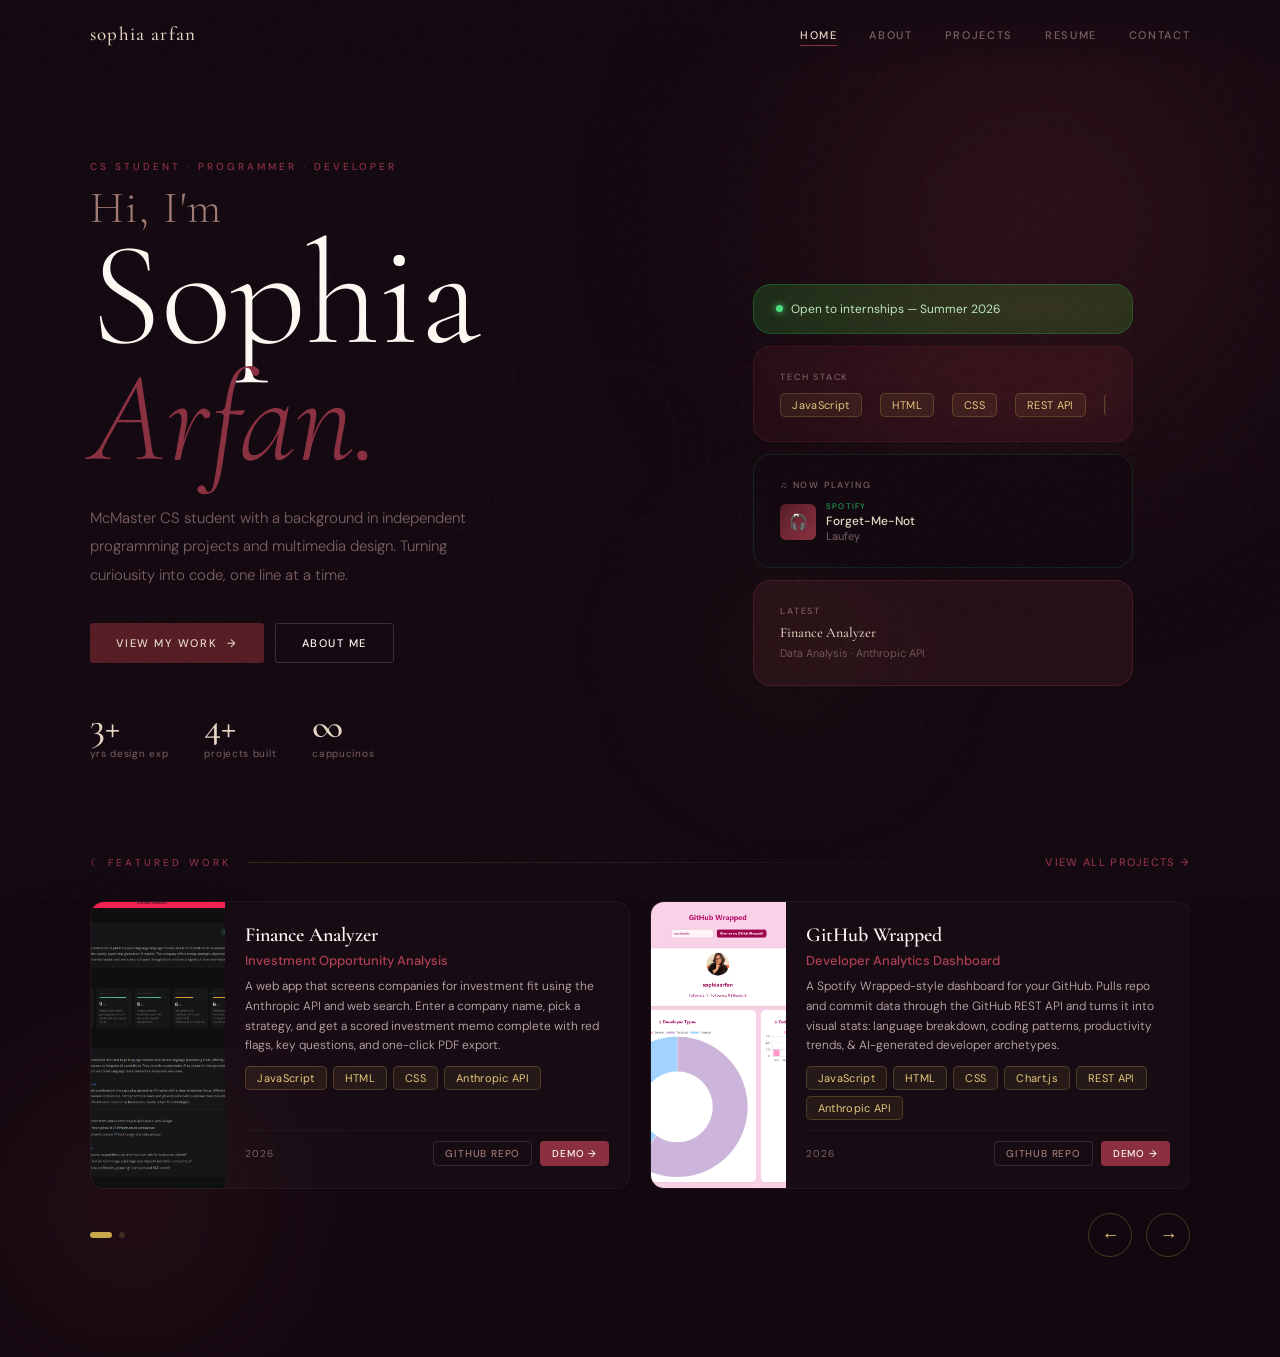
<file: index.html>
<!DOCTYPE html>
<html>

<head>
  <meta charset="UTF-8">
  <meta name="viewport" content="width=device-width, initial-scale=1.0">
  <title>Sophia Arfan</title>
  <link
    href="https://fonts.googleapis.com/css2?family=Cormorant+Garamond:ital,wght@0,300;0,500;0,700;1,300;1,500;1,700&family=DM+Sans:opsz,wght@9..40,300;9..40,400;9..40,500&display=swap"
    rel="stylesheet">
  <link rel="stylesheet" href="css/style.css">
</head>

<body>
  <div id="cur"></div>
  <div id="cur-ring"></div>

  <nav>
    <a class="nav-logo" href="index.html">sophia arfan</a>
    <ul class="nav-links">
      <li><a href="index.html" class="active">Home</a></li>
      <li><a href="about.html">About</a></li>
      <li><a href="projects.html">Projects</a></li>
      <li><a href="resume.html">Resume</a></li>
      <li><a href="contact.html">Contact</a></li>
    </ul>
  </nav>

  <div class="page-wrap">

    <div style="position:fixed;inset:0;overflow:hidden;pointer-events:none;z-index:0;">
      <div class="blob b1"></div>
      <div class="blob b2"></div>
      <div class="blob b3"></div>
    </div>

    <div class="hero">
      <div class="wm">SOPHIA</div>
      <div class="hero-left">
        <span class="hero-eyebrow">CS Student · Programmer · Developer</span>
        <h1 class="hero-title">
          <span class="t1">Hi, I'm</span>
          <span class="t2">Sophia</span>
          <span class="t3">Arfan.</span>
        </h1>
        <p class="hero-desc">McMaster CS student with a background in independent programming projects and multimedia
          design. Turning curiousity into code, one line at a time.</p>
        <div class="hero-btns">
          <a href="projects.html" class="btn btn-red">View My Work <span class="arr">→</span></a>
          <a href="about.html" class="btn btn-ghost">About Me</a>
        </div>
        <div class="hero-stats">
          <div>
            <div class="sn">3+</div>
            <div class="sl">yrs design exp</div>
          </div>
          <div>
            <div class="sn">4+</div>
            <div class="sl">projects built</div>
          </div>
          <div>
            <div class="sn">∞</div>
            <div class="sl">cappucinos</div>
          </div>
        </div>
      </div>
      <div class="hero-right">
        <div class="cs">
          <div class="hc hc-status">
            <div class="status-row">
              <div class="dot-g"></div>
              <span class="status-txt">Open to internships — Summer 2026</span>
            </div>
          </div>
          <div class="hc hc1">
            <div class="hc-label">Tech Stack</div>
            <div class="ticker-wrap">
              <div class="ticker-track">
                <span class="ticker-item">JavaScript</span>
                <span class="ticker-item">HTML</span>
                <span class="ticker-item">CSS</span>
                <span class="ticker-item">REST API</span>
                <span class="ticker-item">Chart.js</span>
                <span class="ticker-item">Anthropic API</span>
                <span class="ticker-item">Vercel</span>
                <span class="ticker-item">C#</span>
                <span class="ticker-item">C</span>
                <span class="ticker-item">Python</span>
                <span class="ticker-item">JavaScript</span>
                <span class="ticker-item">HTML</span>
                <span class="ticker-item">CSS</span>
                <span class="ticker-item">REST API</span>
                <span class="ticker-item">Chart.js</span>
                <span class="ticker-item">Anthropic API</span>
                <span class="ticker-item">Vercel</span>
                <span class="ticker-item">C#</span>
                <span class="ticker-item">C</span>
                <span class="ticker-item">Python</span>
              </div>
            </div>
          </div>
          <div class="hc hc2">
            <div class="hc-label" style="margin-bottom:10px">♫ now playing</div>
            <div class="sp-mini">
              <div class="sp-alb">🎧ྀི</div>
              <div>
                <div class="sp-now">Spotify</div>
                <div class="sp-track">Forget-Me-Not</div>
                <div class="sp-artist">Laufey</div>
              </div>
            </div>
          </div>
          <div class="hc hc3">
            <div class="hc-label">Latest</div>
            <div class="hc-title" style="font-size:14px">Finance Analyzer</div>
            <div class="hc-sub" style="font-size:11px">Data Analysis · Anthropic API</div>
          </div>
        </div>
      </div>
    </div>

    <div class="featured-section">
      <div class="featured-header rev">
        <span class="kicker">☾ Featured work</span>
        <div class="feat-divider"></div>
        <a href="projects.html" class="feat-viewall">View all projects →</a>
      </div>
      <div class="car-outer">
        <div class="car-track" id="carTrack">

          <!-- Finance Analyzer -->
          <div class="pc">
            <img src="images/financeAnalyzerSnapshot.png" alt="Finance Analyzer" class="pc-img-photo">
            <div class="pc-body">
              <div>
                <h3 class="pc-title">Finance Analyzer</h3>
                <h2 class="pc-subtitle">Investment Opportunity Analysis</h2>
                <p class="pc-desc">A web app that screens companies for investment fit using the Anthropic API and web
                  search. Enter a company name, pick a strategy, and get a scored investment memo complete with red
                  flags, key questions, and one-click PDF export.</p>
                <div class="tags">
                  <span class="tag">JavaScript</span>
                  <span class="tag">HTML</span>
                  <span class="tag">CSS</span>
                  <span class="tag">Anthropic API</span>
                </div>
              </div>
              <div class="pc-footer">
                <span class="pc-year">2026</span>
                <div class="pc-btns">
                  <a href="https://github.com/sophiaarfan/finance-analyzer" target="_blank" class="pc-btn-gh">GitHub
                    Repo</a>
                  <a href="https://finance-analyzer-two.vercel.app/" target="_blank" class="pc-btn-demo">Demo →</a>
                </div>
              </div>
            </div>
          </div>

          <!-- GitHub Wrapped -->
          <div class="pc">
            <img src="images/gitWrappedSnapshot.png" alt="GitHub Wrapped" class="pc-img-photo">
            <div class="pc-body">
              <div>
                <h3 class="pc-title">GitHub Wrapped</h3>
                <h2 class="pc-subtitle">Developer Analytics Dashboard</h2>
                <p class="pc-desc">A Spotify Wrapped-style dashboard for your GitHub. Pulls repo and commit data through
                  the GitHub REST API and turns it into visual stats: language breakdown, coding patterns, productivity
                  trends, & AI-generated developer archetypes.</p>
                <div class="tags">
                  <span class="tag">JavaScript</span>
                  <span class="tag">HTML</span>
                  <span class="tag">CSS</span>
                  <span class="tag">Chart.js</span>
                  <span class="tag">REST API</span>
                  <span class="tag">Anthropic API</span>
                </div>
              </div>
              <div class="pc-footer">
                <span class="pc-year">2026</span>
                <div class="pc-btns">
                  <a href="https://github.com/sophiaarfan/Git-Wrapped---Developer-Analytics-Dashboard.git"
                    target="_blank" class="pc-btn-gh">GitHub Repo</a>
                  <a href="https://git-wrapped-one.vercel.app/" target="_blank" class="pc-btn-demo">Demo →</a>
                </div>
              </div>
            </div>
          </div>

          <!-- Memory Match -->
          <div class="pc">
            <img src="images/memoryMatchSnapshot.png" alt="Memory Match" class="pc-img-photo">
            <div class="pc-body">
              <div>
                <h3 class="pc-title">Memory Match</h3>
                <h2 class="pc-subtitle">Card Game</h2>
                <p class="pc-desc">A browser-based memory card game with three difficulty levels, a live timer, a
                  penalty system for wrong flips, and personal best tracking. Built entirely with vanilla HTML, CSS, and
                  JavaScript.</p>
                <div class="tags">
                  <span class="tag">JavaScript</span>
                  <span class="tag">HTML</span>
                  <span class="tag">CSS</span>
                </div>
              </div>
              <div class="pc-footer">
                <span class="pc-year">2026</span>
                <div class="pc-btns">
                  <a href="https://github.com/sophiaarfan/Memory-Match.git" target="_blank" class="pc-btn-gh">GitHub
                    Repo</a>
                  <a href="https://sophiaarfan.github.io/memory-match/" target="_blank" class="pc-btn-demo">Demo →</a>
                </div>
              </div>
            </div>
          </div>

          <!-- View All card -->
          <div class="pc feat-cta">
            <div class="pc-body feat-cta-body">
              <div>
                <div class="feat-cta-icon">⋆.˚ ☾ .⭒˚</div>
                <h3 class="pc-title feat-cta-title">There's more.</h3>
                <p class="pc-desc feat-cta-desc">Heart Clicker, Code Quiz, and whatever I build next, all in one place.
                </p>
              </div>
              <a href="projects.html" class="pc-btn-demo feat-cta-btn">View all projects →</a>
            </div>
          </div>

        </div>
      </div>
      <div class="car-controls">
        <div class="car-dots" id="carDots"></div>
        <button class="car-btn" id="carPrev">←</button>
        <button class="car-btn" id="carNext">→</button>
      </div>
    </div>

  </div>
  <script src="js/main.js"></script>
</body>

</html>
</file>
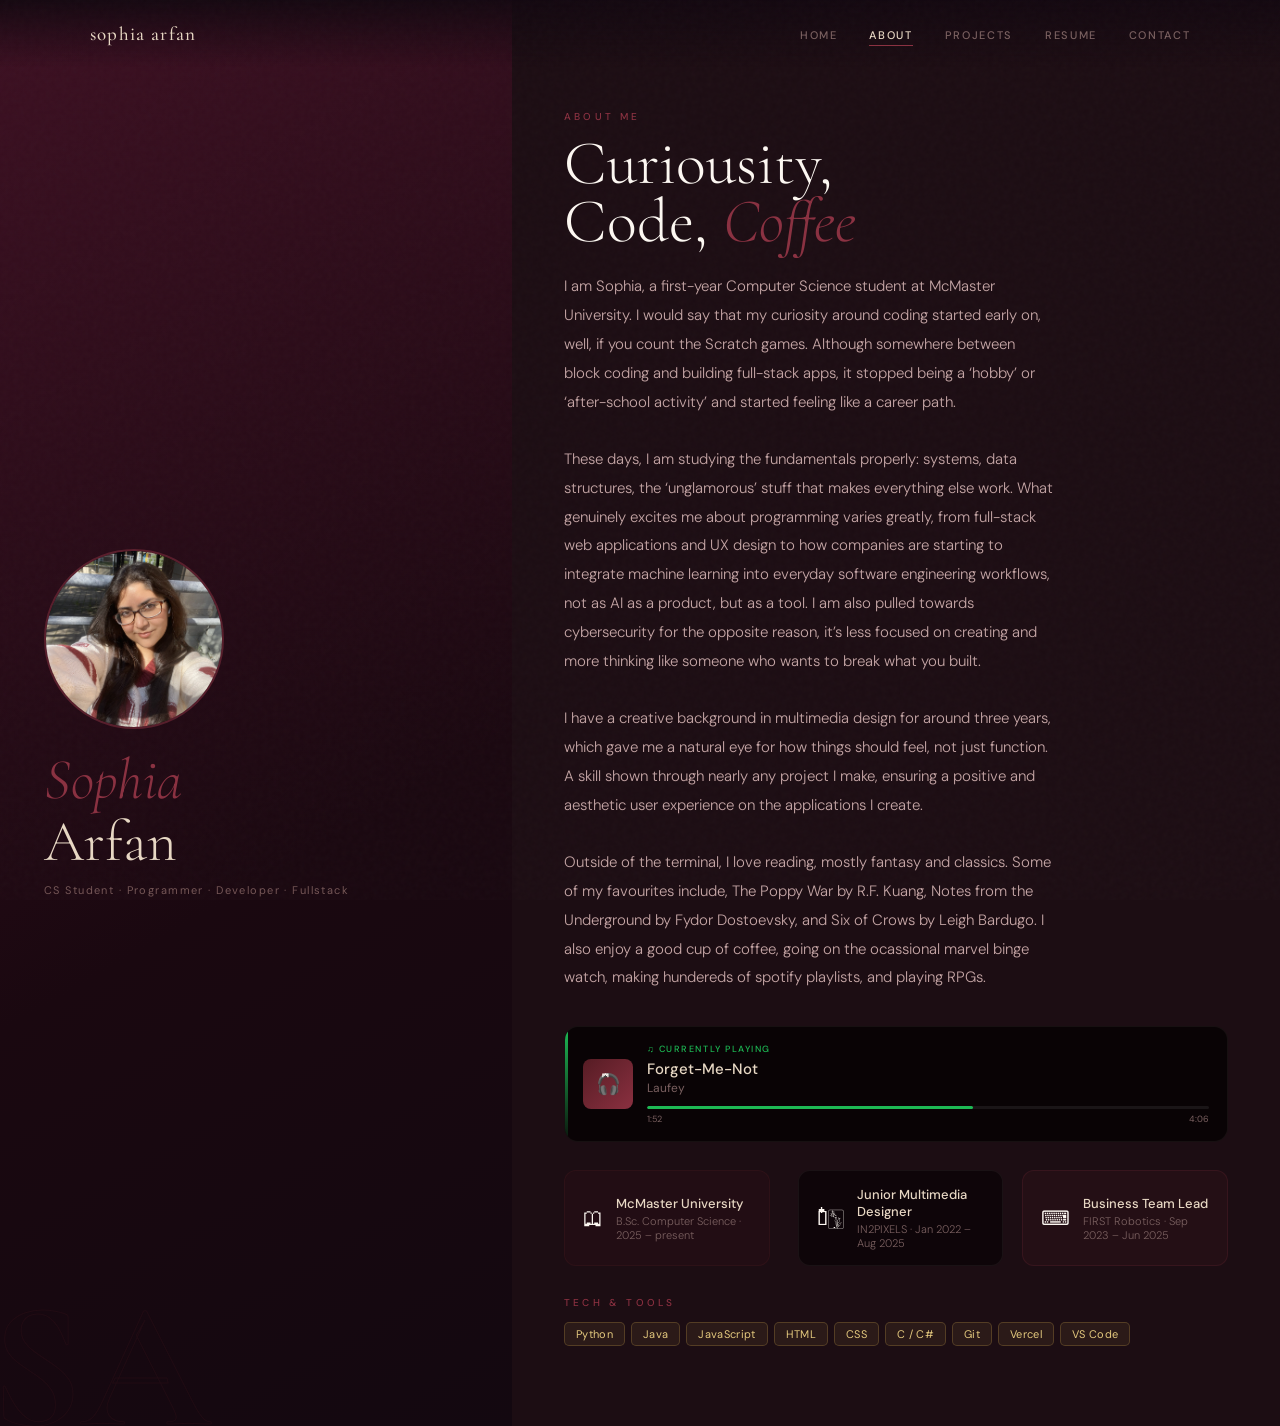
<file: about.html>
<!DOCTYPE html>
<html>

<head>
  <meta charset="UTF-8">
  <meta name="viewport" content="width=device-width, initial-scale=1.0">
  <title>About | Sophia Arfan</title>
  <link
    href="https://fonts.googleapis.com/css2?family=Cormorant+Garamond:ital,wght@0,300;0,500;0,700;1,300;1,500;1,700&family=DM+Sans:opsz,wght@9..40,300;9..40,400;9..40,500&display=swap"
    rel="stylesheet">
  <link rel="stylesheet" href="css/style.css">
</head>

<body>

  <nav>
    <a class="nav-logo" href="index.html">sophia arfan</a>
    <ul class="nav-links">
      <li><a href="index.html">Home</a></li>
      <li><a href="about.html" class="active">About</a></li>
      <li><a href="projects.html">Projects</a></li>
      <li><a href="resume.html">Resume</a></li>
      <li><a href="contact.html">Contact</a></li>
    </ul>
  </nav>

  <div class="page-wrap">
    <div class="about-wrap">
      <div class="about-l">
        <div class="about-l-wm">SA</div>
        <div class="about-l-photo-wrap">
          <img src="images/sophia.jpg" alt="Sophia Arfan" class="about-l-photo">
        </div>
        <div class="about-l-name"><em>Sophia</em><br>Arfan</div>
        <div class="about-l-role">CS Student · Programmer · Developer · Fullstack</div>
      </div>
      <div class="about-r">
        <span class="kicker">About me</span>
        <h2 class="display" style="font-size:clamp(38px,5vw,62px);margin-bottom:22px">Curiousity, <br>Code,
          <em>Coffee</em></h2>
        <p class="about-bio">
          I am Sophia, a first-year Computer Science student at McMaster University. I would say that my curiosity
          around coding started early on, well, if you count the Scratch games. Although somewhere between block coding
          and building full-stack apps, it stopped being a ‘hobby’ or ‘after-school activity’ and started feeling like a
          career path.
          <br><br>
          These days, I am studying the fundamentals properly: systems, data structures, the ‘unglamorous’ stuff that
          makes everything else work. What genuinely excites me about programming varies greatly, from full-stack web
          applications and UX design to how companies are starting to integrate machine learning into everyday software
          engineering workflows, not as AI as a product, but as a tool. I am also pulled towards cybersecurity for the
          opposite reason, it’s less focused on creating and more thinking like someone who wants to break what you
          built.
          <br><br>
          I have a creative background in multimedia design for around three years, which gave me a natural eye
          for how things should feel, not just function. A skill shown through nearly any project I make, ensuring a
          positive and aesthetic user experience on the applications I create.
          <br><br>
          Outside of the terminal, I love reading, mostly fantasy and classics. Some of my favourites include,
          The Poppy War by R.F. Kuang, Notes from the Underground by Fydor Dostoevsky, and Six of Crows by Leigh Bardugo.
          
          I also enjoy a good cup of coffee, going on the ocassional marvel binge watch, making hundereds of spotify playlists, and playing RPGs.
        </p>
        <div class="sp-w rev">
          <div class="sp-w-alb">🎧ྀི</div>
          <div class="sp-w-info">
            <div class="sp-w-now">♫ currently playing</div>
            <div class="sp-w-track">Forget-Me-Not</div>
            <div class="sp-w-artist">Laufey</div>
            <div class="sp-w-bar">
              <div class="sp-w-fill"></div>
            </div>
            <div class="sp-w-times"><span class="sp-w-t">1:52</span><span class="sp-w-t">4:06</span></div>
          </div>
        </div>
        <div class="ic-stack rev" style="transition-delay:.1s">
          <div class="ic">
            <div class="ic-icon">🕮</div>
            <div>
              <div class="ic-title">McMaster University</div>
              <div class="ic-sub">B.Sc. Computer Science · 2025 – present</div>
            </div>
          </div>
          <div class="ic">
            <div class="ic-icon">𓍢ִ໋🀦</div>
            <div>
              <div class="ic-title">Junior Multimedia Designer</div>
              <div class="ic-sub">IN2PIXELS · Jan 2022 – Aug 2025</div>
            </div>
          </div>
          <div class="ic">
            <div class="ic-icon">⌨</div>
            <div>
              <div class="ic-title">Business Team Lead</div>
              <div class="ic-sub">FIRST Robotics · Sep 2023 – Jun 2025</div>
            </div>
          </div>
        </div>
        <span class="kicker" style="margin-top:8px;margin-bottom:13px">Tech & Tools</span>
        <div class="tags rev" style="transition-delay:.2s">
          <span class="tag">Python</span><span class="tag">Java</span><span class="tag">JavaScript</span>
          <span class="tag">HTML</span><span class="tag">CSS</span><span class="tag">C / C#</span>
          <span class="tag">Git</span><span class="tag">Vercel</span><span class="tag">VS Code</span>
        </div>
      </div>
    </div>
  </div>

  <script src="js/main.js"></script>
</body>

</html>
</file>
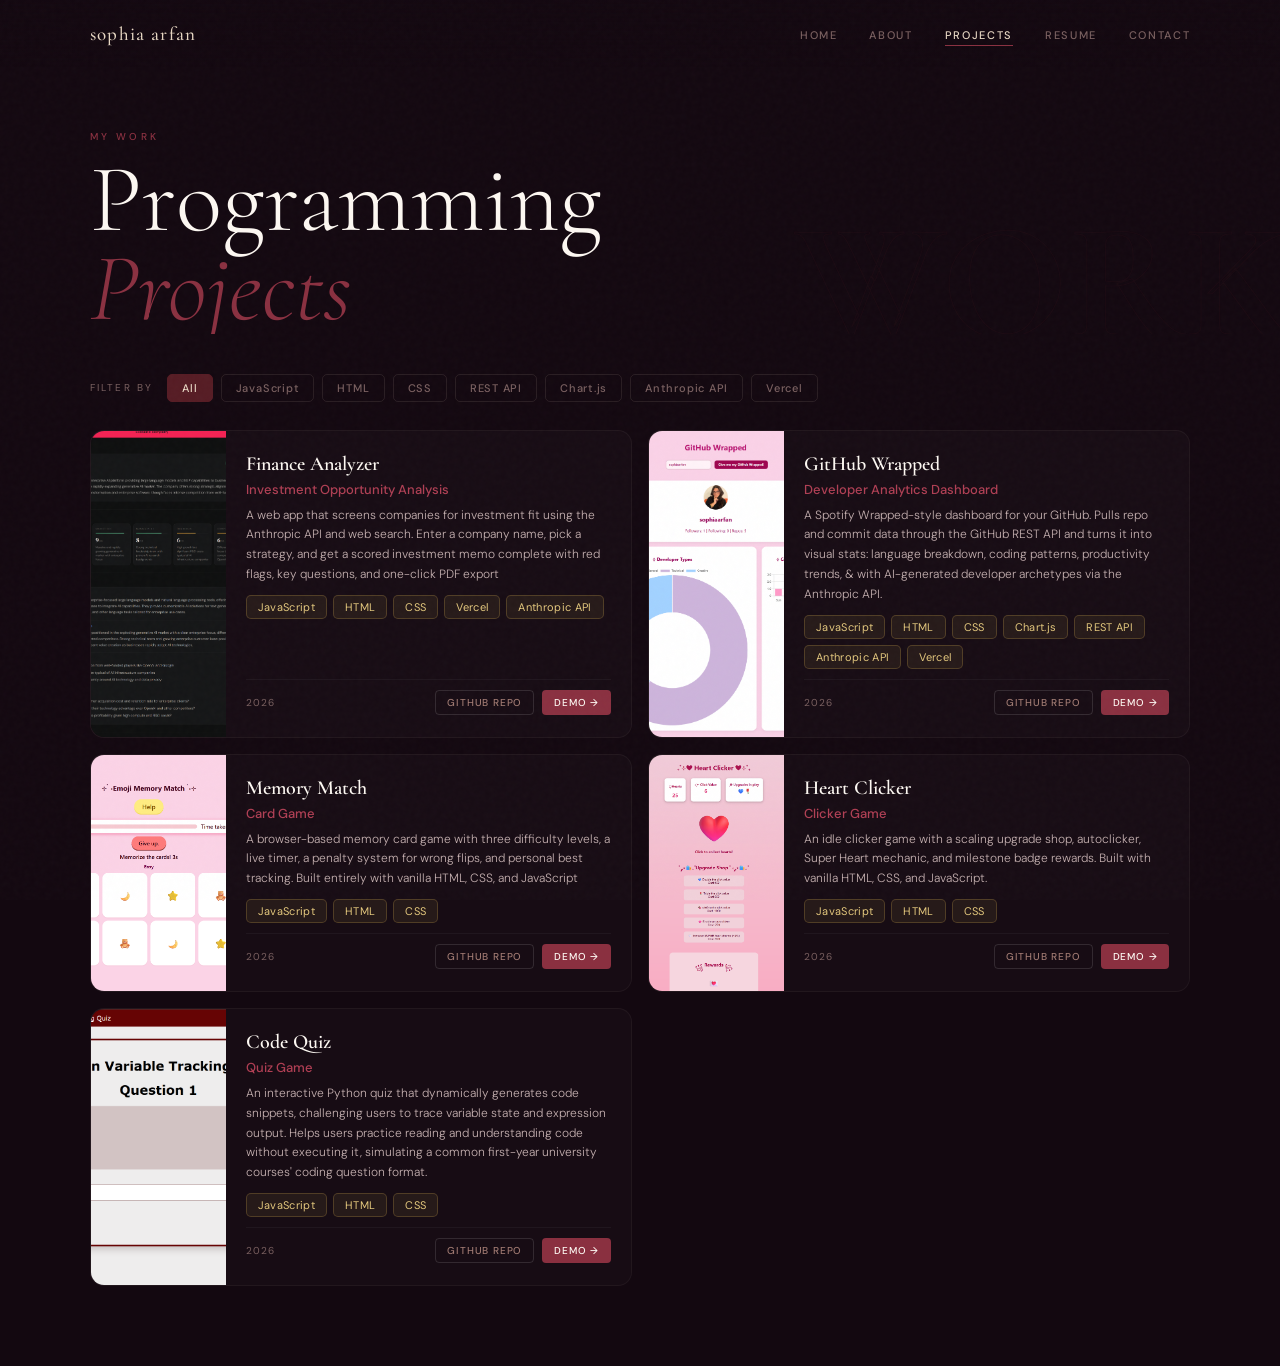
<file: projects.html>
<!DOCTYPE html>
<html>

<head>
  <meta charset="UTF-8">
  <meta name="viewport" content="width=device-width, initial-scale=1.0">
  <title>Projects | Sophia Arfan</title>
  <link
    href="https://fonts.googleapis.com/css2?family=Cormorant+Garamond:ital,wght@0,300;0,500;0,700;1,300;1,500;1,700&family=DM+Sans:opsz,wght@9..40,300;9..40,400;9..40,500&display=swap"
    rel="stylesheet">
  <link rel="stylesheet" href="css/style.css">
</head>

<body>

  <nav>
    <a class="nav-logo" href="index.html">sophia arfan</a>
    <ul class="nav-links">
      <li><a href="index.html">Home</a></li>
      <li><a href="about.html">About</a></li>
      <li><a href="projects.html" class="active">Projects</a></li>
      <li><a href="resume.html">Resume</a></li>
      <li><a href="contact.html">Contact</a></li>
    </ul>
  </nav>

  <div class="page-wrap">
    <div class="proj-top rev">
      <span class="kicker">My work</span>
      <h2 class="display" style="font-size:clamp(48px,7.5vw,96px)">Programming<br><em>Projects</em></h2>
      <div class="proj-top-wm">WORK</div>
    </div>

    <div class="filter-bar rev" style="transition-delay:.1s">
      <span class="fk">Filter by</span>
      <button class="fb on" data-f="all">All</button>
      <button class="fb" data-f="JavaScript">JavaScript</button>
      <button class="fb" data-f="HTML">HTML</button>
      <button class="fb" data-f="CSS">CSS</button>
      <button class="fb" data-f="REST API">REST API</button>
      <button class="fb" data-f="Chart.js">Chart.js</button>
      <button class="fb" data-f="Anthropic API">Anthropic API</button>
      <button class="fb" data-f="Vercel">Vercel</button>
    </div>

    <div class="all-grid" id="allGrid">

      <!--Finance Analyzer project card-->
      <div class="pc" data-t="JavaScript,HTML,CSS,Anthropic API">
        <img src="images/financeAnalyzerSnapshot.png" alt="Finance Analyzer" class="pc-img-photo">
        <div class="pc-body">
          <div>
            <h3 class="pc-title">Finance Analyzer</h3>
            <h2 class="pc-subtitle">Investment Opportunity Analysis</h2>
            <p class="pc-desc">
              A web app that screens companies for investment fit using the Anthropic API and web search. 
              Enter a company name, pick a strategy, and get a scored investment 
              memo complete with red flags, key questions, and one-click PDF export
            </p>
            <div class="tags">
              <span class="tag">JavaScript</span>
              <span class="tag">HTML</span>
              <span class="tag">CSS</span>
              <span class="tag">Vercel</span>
              <span class="tag">Anthropic API</span>
            </div>
          </div>
          <div class="pc-footer">
            <span class="pc-year">2026</span>
            <div class="pc-btns">
              <a href="https://github.com/sophiaarfan/finance-analyzer" target="_blank"
                class="pc-btn-gh">GitHub Repo</a>
              <a href="https://finance-analyzer-two.vercel.app/" target="_blank" class="pc-btn-demo">Demo →</a>
            </div>
          </div>
        </div>
      </div>
      <!-- GitHub Wrapped project card -->
      <div class="pc" data-t="JavaScript,HTML,CSS,REST API,Chart.js,Anthropic API,Vercel">
        <img src="images/gitWrappedSnapshot.png" alt="GitHub Wrapped" class="pc-img-photo">
        <div class="pc-body">
          <div>
            <h3 class="pc-title">GitHub Wrapped</h3>
            <h2 class="pc-subtitle">Developer Analytics Dashboard</h2>
            <p class="pc-desc">
              A Spotify Wrapped-style dashboard for your GitHub. 
              Pulls repo and commit data through the GitHub REST API and turns it into 
              visual stats: language breakdown, coding patterns, productivity trends, & 
              with AI-generated developer archetypes via the Anthropic API.
            </p>
            <div class="tags">
              <span class="tag">JavaScript</span>
              <span class="tag">HTML</span>
              <span class="tag">CSS</span>
              <span class="tag">Chart.js</span>
              <span class="tag">REST API</span>
              <span class="tag">Anthropic API</span>
              <span class="tag">Vercel</span>
            </div>
          </div>
          <div class="pc-footer">
            <span class="pc-year">2026</span>
            <div class="pc-btns">
              <a href="https://github.com/sophiaarfan/Git-Wrapped---Developer-Analytics-Dashboard.git" target="_blank"
                class="pc-btn-gh">GitHub Repo</a>
              <a href="https://git-wrapped-one.vercel.app/" target="_blank" class="pc-btn-demo">Demo →</a>
            </div>
          </div>
        </div>
      </div>
      
      <!-- Memory Match project card -->
      <div class="pc" data-t="JavaScript,HTML,CSS">
        <img src="images/memoryMatchSnapshot.png" alt="Memory Match" class="pc-img-photo">
        <div class="pc-body">
          <div>
            <h3 class="pc-title">Memory Match</h3>
            <h2 class="pc-subtitle">Card Game</h2>
            <p class="pc-desc">
              A browser-based memory card game with three difficulty levels, a live timer, 
              a penalty system for wrong flips, and personal best tracking.
               Built entirely with vanilla HTML, CSS, and JavaScript
            </p>
            <div class="tags">
              <span class="tag">JavaScript</span>
              <span class="tag">HTML</span>
              <span class="tag">CSS</span>
            </div>
          </div>
          <div class="pc-footer">
            <span class="pc-year">2026</span>
            <div class="pc-btns">
              <a href="https://github.com/sophiaarfan/Memory-Match.git" target="_blank"
                class="pc-btn-gh">GitHub Repo</a>
              <a href="https://sophiaarfan.github.io/memory-match/" target="_blank" class="pc-btn-demo">Demo →</a>
            </div>
          </div>
        </div>
      </div>

      <!-- Heart Clicker project card -->
      <div class="pc" data-t="JavaScript,HTML,CSS">
        <img src="images/heartClickerSnapshot.png" alt="Heart Clicker" class="pc-img-photo">
        <div class="pc-body">
          <div>
            <h3 class="pc-title">Heart Clicker</h3>
            <h2 class="pc-subtitle">Clicker Game</h2>
            <p class="pc-desc">
              An idle clicker game with a scaling upgrade shop, autoclicker, Super Heart mechanic, 
              and milestone badge rewards. Built with vanilla HTML, CSS, and JavaScript.
            </p>
            <div class="tags">
              <span class="tag">JavaScript</span>
              <span class="tag">HTML</span>
              <span class="tag">CSS</span>
            </div>
          </div>
          <div class="pc-footer">
            <span class="pc-year">2026</span>
            <div class="pc-btns">
              <a href="https://github.com/sophiaarfan/Heart-Clicker.git" target="_blank"
                class="pc-btn-gh">GitHub Repo</a>
              <a href="https://sophiaarfan.github.io/heart-clicker/" target="_blank" class="pc-btn-demo">Demo →</a>
            </div>
          </div>
        </div>
      </div>

      <!-- Code Quiz project card -->
      <div class="pc" data-t="JavaScript,HTML,CSS">
        <img src="images/codeQuizSnapshot.png" alt="Code Quiz" class="pc-img-photo">
        <div class="pc-body">
          <div>
            <h3 class="pc-title">Code Quiz</h3>
            <h2 class="pc-subtitle">Quiz Game</h2>
            <p class="pc-desc">
              An interactive Python quiz that dynamically generates code snippets, 
              challenging users to trace variable state and expression output. 
              Helps users practice reading and understanding code without executing it, simulating a common first-year university courses' coding question format.
            </p>
            <div class="tags">
              <span class="tag">JavaScript</span>
              <span class="tag">HTML</span>
              <span class="tag">CSS</span>
            </div>
          </div>
          <div class="pc-footer">
            <span class="pc-year">2026</span>
            <div class="pc-btns">
              <a href="https://github.com/sophiaarfan/Code-Quiz.git" target="_blank"
                class="pc-btn-gh">GitHub Repo</a>
              <a href="https://sophiaarfan.github.io/code-quiz/" target="_blank" class="pc-btn-demo">Demo →</a>
            </div>
          </div>
        </div>
      </div>


    </div>
  </div>

  <script src="js/main.js"></script>
</body>

</html>
</file>
<file: css/style.css>
*,
*::before,
*::after {
  box-sizing: border-box;
  margin: 0;
  padding: 0;
}

html {
  scroll-behavior: smooth;
}

body {
  font-family: 'DM Sans', sans-serif;
  background: #130810;
  color: #fdf8f2;
  overflow-x: hidden;
}

body::after {
  content: '';
  position: fixed;
  inset: 0;
  background-image: url("data:image/svg+xml,%3Csvg viewBox='0 0 200 200' xmlns='http://www.w3.org/2000/svg'%3E%3Cfilter id='n'%3E%3CfeTurbulence type='fractalNoise' baseFrequency='0.85' numOctaves='4' stitchTiles='stitch'/%3E%3C/filter%3E%3Crect width='100%25' height='100%25' filter='url(%23n)' opacity='0.025'/%3E%3C/svg%3E");
  pointer-events: none;
  z-index: 9990;
}

nav {
  position: fixed;
  top: 0;
  left: 0;
  right: 0;
  z-index: 500;
  padding: 22px 7vw;
  display: flex;
  justify-content: space-between;
  align-items: center;
}

nav::before {
  content: '';
  position: absolute;
  inset: 0;
  background: linear-gradient(to bottom, rgba(19, 8, 16, .94) 0%, transparent 100%);
  pointer-events: none;
}

.nav-logo {
  font-family: 'Cormorant Garamond', serif;
  font-size: 19px;
  font-weight: 500;
  color: #E8D8C4;
  letter-spacing: .07em;
  position: relative;
  z-index: 1;
  text-decoration: none;
}

.nav-links {
  display: flex;
  gap: 32px;
  list-style: none;
  position: relative;
  z-index: 1;
}

.nav-links a {
  color: #7a6060;
  text-decoration: none;
  font-size: 11px;
  font-weight: 500;
  letter-spacing: .15em;
  text-transform: uppercase;
  transition: color .2s;
  padding-bottom: 3px;
  border-bottom: 1px solid transparent;
}

.nav-links a:hover {
  color: #E8D8C4;
}

.nav-links a.active {
  color: #E8D8C4;
  border-bottom-color: #8a3040;
}

.page-wrap {
  animation: pgIn .4s ease forwards;
}

@keyframes pgIn {
  from {
    opacity: 0;
    transform: translateY(8px);
  }

  to {
    opacity: 1;
    transform: translateY(0);
  }
}

.kicker {
  font-size: 10px;
  font-weight: 500;
  letter-spacing: .32em;
  text-transform: uppercase;
  color: #8a3040;
  display: block;
  margin-bottom: 12px;
}

.display {
  font-family: 'Cormorant Garamond', serif;
  line-height: .93;
  font-weight: 300;
  color: #fdf8f2;
}

.display em {
  font-style: italic;
  color: #8a3040;
}

.rev {
  opacity: 0;
  transform: translateY(20px);
  transition: opacity .55s ease, transform .55s ease;
}

.rev.vis {
  opacity: 1;
  transform: translateY(0);
}

.tag {
  background: rgba(201, 168, 76, .09);
  border: 1px solid rgba(201, 168, 76, .25);
  color: #e4c97e;
  border-radius: 5px;
  padding: 4px 11px;
  font-size: 11px;
  font-weight: 400;
  letter-spacing: .03em;
  transition: background .2s;
  display: inline-block;
}

.tag:hover {
  background: rgba(201, 168, 76, .2);
}

.tags {
  display: flex;
  flex-wrap: wrap;
  gap: 6px;
  margin-top: 10px;
}

.btn {
  display: inline-flex;
  align-items: center;
  gap: 10px;
  padding: 12px 26px;
  border-radius: 3px;
  font-family: 'DM Sans', sans-serif;
  font-size: 11px;
  font-weight: 500;
  letter-spacing: .14em;
  text-transform: uppercase;
  text-decoration: none;
  cursor: pointer;
  border: none;
  transition: all .22s;
}

.btn-red {
  background: #561C24;
  color: #E8D8C4;
}

.btn-red:hover {
  background: #8a3040;
  transform: translateY(-2px);
}

.btn-ghost {
  background: transparent;
  color: #fdf8f2;
  border: 1px solid rgba(232, 216, 196, .18);
}

.btn-ghost:hover {
  border-color: #E8D8C4;
  transform: translateY(-2px);
}

.arr {
  transition: transform .2s;
}

.btn:hover .arr {
  transform: translateX(4px);
}

.pc {
  background: rgba(255, 255, 255, .018);
  border: 1px solid rgba(232, 216, 196, .05);
  border-radius: 14px;
  overflow: hidden;
  display: flex;
  flex-direction: row;
  transition: border-color .3s, transform .3s, box-shadow .3s;
  align-items: stretch;
}

.pc:hover {
  border-color: rgba(86, 28, 36, .5);
  transform: translateY(-5px) !important;
  box-shadow: 0 22px 52px rgba(86, 28, 36, .28);
}

.car-track .pc {
  flex-shrink: 0;
  opacity: 1 !important;
  transform: none !important;
}

.feat-cta {
  min-width: 320px;
  align-items: center;
  justify-content: center;
  background: rgba(86, 28, 36, .08);
  border: 1px dashed rgba(138, 48, 64, .35);
}

.feat-cta-body {
  align-items: center;
  justify-content: center;
  text-align: center;
  gap: 18px;
}

.feat-cta-icon {
  font-family: 'Cormorant Garamond', serif;
  font-size: 42px;
  color: rgb(113, 67, 76);
  margin-bottom: 14px;
}

.feat-cta-title {
  font-size: 22px;
  margin-bottom: 10px;
}

.feat-cta-desc {
  max-width: 220px;
  margin: 0 auto;
}

.feat-cta-btn {
  margin-top: 18px;
  padding: 9px 22px;
  font-size: 11px;
  letter-spacing: .1em;
}

.all-grid .pc {
  width: 100%;
  opacity: 0;
  transform: translateY(16px);
}

.all-grid .pc.vis {
  opacity: 1;
  transform: translateY(0);
  transition: opacity .5s ease, transform .5s ease, border-color .3s, box-shadow .3s;
}

.all-grid .pc.gone {
  display: none;
}

.pc-img {
  width: 185px;
  min-width: 185px;
  display: flex;
  align-items: center;
  justify-content: center;
  position: relative;
  min-height: 300px;
}
.pc-img-photo {
  width: 25%;
  min-width: 25%;
  height: 100%;
  object-fit: cover;
  display: block;
}

.ci1 {
  background: linear-gradient(135deg, #fad2e7, #b91371);
}

.ci2 {
  background: linear-gradient(135deg, #1a1a2e, #16213e);
}

.ci3 {
  background: linear-gradient(135deg, #561C24, #8a3040);
}

.ci4 {
  background: linear-gradient(135deg, #0d1b2a, #1b4332);
}

.pc-icon {
  font-size: 34px;
  position: absolute;
  bottom: 10px;
  left: 13px;
}

.pc-body {
  padding: 22px 20px;
  display: flex;
  flex-direction: column;
  justify-content: space-between;
  flex: 1;
  gap: 6px;
}

.pc-title {
  font-family: 'Cormorant Garamond', serif;
  font-size: 20px;
  font-weight: 600;
  color: #fdf8f2;
  margin-bottom: 5px;
  line-height: 1.15;
}
.pc-subtitle {
  font-size: 13px;
  color: #b03f54;
  font-weight: 500;
  margin-bottom: 8px;
}
.pc-desc {
  font-size: 12px;
  font-weight: 300;
  color: #c6b1b1;
  line-height: 1.65;
}

.pc-footer {
  display: flex;
  align-items: center;
  justify-content: space-between;
  padding-top: 10px;
  border-top: 1px solid rgba(255, 255, 255, .04);
  margin-top: 4px;
}

.pc-year {
  font-size: 10px;
  color: #7a6060;
  letter-spacing: .1em;
}

.pc-btns {
  display: flex;
  gap: 8px;
  align-items: center;
}

.pc-link {
  font-size: 10px;
  font-weight: 500;
  letter-spacing: .12em;
  text-transform: uppercase;
  color: #8a3040;
  text-decoration: none;
  transition: color .2s, letter-spacing .2s;
}

.pc-link:hover {
  color: #E8D8C4;
  letter-spacing: .18em;
}

.pc-btn-gh {
  display: inline-flex;
  align-items: center;
  gap: 5px;
  font-size: 10px;
  font-weight: 500;
  letter-spacing: .08em;
  text-transform: uppercase;
  color: #a07a72;
  text-decoration: none;
  border: 1px solid rgba(255, 255, 255, .12);
  border-radius: 4px;
  padding: 5px 11px;
  transition: all .2s;
}

.pc-btn-gh:hover {
  color: #fdf8f2;
  border-color: rgba(255, 255, 255, .3);
}

.pc-btn-demo {
  display: inline-flex;
  align-items: center;
  gap: 5px;
  font-size: 10px;
  font-weight: 500;
  letter-spacing: .08em;
  text-transform: uppercase;
  color: #fdf8f2;
  background: #8a3040;
  border-radius: 4px;
  padding: 5px 11px;
  text-decoration: none;
  border: 1px solid transparent;
  transition: all .2s;
}

.pc-btn-demo:hover {
  background: #6D2932;
}

.car-outer {
  overflow: hidden;
}

.car-track {
  display: flex;
  gap: 20px;
  transition: transform .6s cubic-bezier(.25, .46, .45, .94);
}

.car-controls {
  display: flex;
  align-items: center;
  gap: 14px;
  margin-top: 24px;
}

.car-dots {
  display: flex;
  gap: 7px;
  align-items: center;
  flex: 1;
}

.cdot {
  width: 6px;
  height: 6px;
  border-radius: 999px;
  background: rgba(201, 168, 76, .2);
  transition: all .3s;
  cursor: pointer;
}

.cdot.on {
  background: #c9a84c;
  width: 22px;
}

.car-btn {
  width: 44px;
  height: 44px;
  border-radius: 50%;
  border: 1px solid rgba(201, 168, 76, .3);
  background: transparent;
  color: #e4c97e;
  font-size: 18px;
  cursor: pointer;
  transition: all .2s;
  display: flex;
  align-items: center;
  justify-content: center;
}

.car-btn:hover {
  background: #c9a84c;
  color: #130810;
  border-color: #c9a84c;
}

.blob {
  position: absolute;
  border-radius: 50%;
  pointer-events: none;
  filter: blur(90px);
}

.b1 {
  width: 650px;
  height: 650px;
  right: -80px;
  top: -100px;
  background: radial-gradient(circle, rgba(86, 28, 36, .5) 0%, transparent 70%);
  animation: bd 11s ease-in-out infinite;
}

.b2 {
  width: 420px;
  height: 420px;
  left: -80px;
  bottom: -60px;
  background: radial-gradient(circle, rgba(109, 41, 50, .28) 0%, transparent 70%);
  animation: bd 14s ease-in-out infinite reverse;
}

.b3 {
  width: 260px;
  height: 260px;
  right: 28%;
  top: 38%;
  background: radial-gradient(circle, rgba(201, 168, 76, .07) 0%, transparent 70%);
  animation: bd 9s ease-in-out infinite 3s;
}

@keyframes bd {

  0%,
  100% {
    transform: translate(0, 0);
  }

  33% {
    transform: translate(-28px, 18px);
  }

  66% {
    transform: translate(14px, -22px);
  }
}

.hero {
  min-height: 100vh;
  display: grid;
  grid-template-columns: 1.1fr 1fr;
  position: relative;
  overflow: hidden;
}

.wm {
  position: absolute;
  font-family: 'Cormorant Garamond', serif;
  font-size: clamp(130px, 20vw, 280px);
  font-weight: 700;
  color: transparent;
  -webkit-text-stroke: 1px rgba(86, 28, 36, .14);
  white-space: nowrap;
  user-select: none;
  pointer-events: none;
  right: -1vw;
  top: 50%;
  transform: translateY(-52%);
  letter-spacing: -.03em;
}

.hero-left {
  padding: 80px 4vw 60px 7vw;
  display: flex;
  flex-direction: column;
  justify-content: center;
  position: relative;
  z-index: 2;
}

.hero-eyebrow {
  font-size: 10px;
  font-weight: 500;
  letter-spacing: .3em;
  text-transform: uppercase;
  color: #8a3040;
  margin-bottom: 15px;
  opacity: 0;
  animation: sli .7s .1s forwards;
}

.hero-title {
  font-family: 'Cormorant Garamond', serif;
  line-height: .9;
  font-weight: 300;
  margin-bottom: 28px;
  opacity: 0;
  animation: sli .7s .25s forwards;
}

.hero-title .t1 {
  display: block;
  font-size: clamp(28px, 3.5vw, 46px);
  color: #a07a72;
  letter-spacing: .04em;
}

.hero-title .t2 {
  display: block;
  font-size: clamp(76px, 11.5vw, 148px);
  color: #fdf8f2;
}

.hero-title .t3 {
  display: block;
  font-size: clamp(68px, 10vw, 128px);
  color: #8a3040;
  font-style: italic;
}

.hero-desc {
  font-size: 15px;
  font-weight: 300;
  color: #7a6060;
  line-height: 1.88;
  max-width: 420px;
  margin-bottom: 34px;
  opacity: 0;
  animation: sli .7s .4s forwards;
}

.hero-btns {
  display: flex;
  gap: 11px;
  flex-wrap: wrap;
  margin-bottom: 44px;
  opacity: 0;
  animation: sli .7s .54s forwards;
}

.hero-stats {
  display: flex;
  gap: 36px;
  opacity: 0;
  animation: sli .7s .68s forwards;
}

.sn {
  font-family: 'Cormorant Garamond', serif;
  font-size: 38px;
  font-weight: 500;
  color: #E8D8C4;
  line-height: 1;
}

.sl {
  font-size: 10px;
  color: #7a6060;
  letter-spacing: .07em;
  margin-top: 2px;
}

@keyframes sli {
  from {
    opacity: 0;
    transform: translateX(-18px);
  }

  to {
    opacity: 1;
    transform: translateX(0);
  }
}

.hero-right {
  display: flex;
  align-items: center;
  justify-content: center;
  padding: 130px 7vw 60px 2vw;
  position: relative;
  z-index: 2;
}
/* bigger card stack */
.cs {
  display: flex;
  flex-direction: column;
  gap: 12px;
  width: 380px;
}

.hc {
  border-radius: 18px;
  padding: 24px 26px;
  transition: transform .25s ease;
}
.hc1 {
  background: rgba(86, 28, 36, .22);
  border: 1px solid rgba(86, 28, 36, .5);
  backdrop-filter: blur(16px);
  overflow: hidden;
}

.ticker-wrap {
  overflow: hidden;
  width: 100%;
  margin-top: 10px;
}

.ticker-track {
  display: flex;
  gap: 18px;
  width: max-content;
  animation: ticker 18s linear infinite;
}

.ticker-item {
  background: rgba(201, 168, 76, .09);
  border: 1px solid rgba(201, 168, 76, .25);
  color: #e4c97e;
  border-radius: 5px;
  padding: 4px 11px;
  font-size: 11px;
  font-weight: 400;
  letter-spacing: .03em;
  white-space: nowrap;
  flex-shrink: 0;
}

@keyframes ticker {
  from { transform: translateX(0); }
  to { transform: translateX(-50%); }
}
.hc2 {
  background: rgba(19, 8, 16, .88);
  border: 1px solid rgba(29, 185, 84, .15);
  backdrop-filter: blur(20px);
}

.hc3 {
  background: rgba(109, 41, 50, .2);
  border: 1px solid rgba(109, 41, 50, .45);
  backdrop-filter: blur(12px);
}
.hc-status {
  background: rgba(46, 226, 58, 0.162);
  border: 1px solid rgba(42, 235, 109, 0.2);
  backdrop-filter: blur(16px);
  padding: 16px 22px;
}

.hc-status .status-row {
  margin-bottom: 0;
}

.hc-status .status-txt {
  font-size: 12px;
  color: #bde8bd;
}


.hc-label {
  font-size: 9px;
  font-weight: 500;
  letter-spacing: .2em;
  text-transform: uppercase;
  color: #7a6060;
  margin-bottom: 7px;
}

.hc-title {
  font-family: 'Cormorant Garamond', serif;
  font-size: 18px;
  font-weight: 500;
  color: #E8D8C4;
  margin-bottom: 4px;
}

.hc-sub {
  font-size: 12px;
  color: #7a6060;
  font-weight: 300;
  line-height: 1.5;
}

.dot-g {
  width: 7px;
  height: 7px;
  border-radius: 50%;
  background: #4ade80;
  box-shadow: 0 0 7px #4ade80;
  animation: pg 2s infinite;
  display: inline-block;
}

@keyframes pg {

  0%,
  100% {
    opacity: 1;
  }

  50% {
    opacity: .3;
  }
}

.status-row {
  display: flex;
  align-items: center;
  gap: 8px;
  margin-bottom: 10px;
}

.status-txt {
  font-size: 11px;
  color: #7a6060;
}

.hc-stat {
  font-family: 'Cormorant Garamond', serif;
  font-size: 33px;
  color: #8a3040;
  line-height: 1;
  margin-bottom: 2px;
}

.hc-stat-l {
  font-size: 11px;
  color: #7a6060;
}

.sp-mini {
  display: flex;
  align-items: center;
  gap: 10px;
}

.sp-alb {
  width: 36px;
  height: 36px;
  border-radius: 6px;
  background: linear-gradient(135deg, #561C24, #8a3040);
  display: flex;
  align-items: center;
  justify-content: center;
  font-size: 15px;
  flex-shrink: 0;
}

.sp-now {
  font-size: 8px;
  color: #1DB954;
  letter-spacing: .14em;
  text-transform: uppercase;
  margin-bottom: 2px;
}

.sp-track {
  font-size: 12px;
  color: #E8D8C4;
  font-weight: 500;
}

.sp-artist {
  font-size: 11px;
  color: #7a6060;
}

.featured-section {
  padding: 0 7vw 100px;
  position: relative;
  z-index: 2;
  margin-top: -45px;
}

.featured-header {
  display: flex;
  align-items: center;
  gap: 16px;
  margin-bottom: 32px;
}

.featured-header .kicker {
  margin-bottom: 0;
}

.feat-divider {
  flex: 1;
  height: 1px;
  background: linear-gradient(90deg, rgba(201, 168, 76, .2), transparent);
}

.feat-viewall {
  font-size: 11px;
  font-weight: 500;
  letter-spacing: .12em;
  text-transform: uppercase;
  color: #8a3040;
  text-decoration: none;
  transition: color .2s;
}

.feat-viewall:hover {
  color: #E8D8C4;
}

.about-wrap {
  display: grid;
  grid-template-columns: 0.8fr 1.2fr;  
  min-height: 100vh;
}

.about-l {
  background: linear-gradient(150deg, #3d1022 0%, #1a0810 60%, #130810 100%);
  position: relative;
  overflow: hidden;
  display: flex;
  flex-direction: column;
  justify-content: center;   
  padding: 80px 44px 60px;
  min-height: 100vh;
}

.about-l-wm {
  position: absolute;
  bottom: -30px;
  left: -10px;
  font-family: 'Cormorant Garamond', serif;
  font-size: clamp(110px, 14vw, 200px);
  font-weight: 700;
  color: transparent;
  -webkit-text-stroke: 1px rgba(86, 28, 36, .16);
  line-height: 1;
  user-select: none;
  pointer-events: none;
  white-space: nowrap;
}

.about-l-name {
  position: relative;
  z-index: 2;
  font-family: 'Cormorant Garamond', serif;
  font-size: clamp(38px, 4.5vw, 58px);
  font-weight: 300;
  color: #E8D8C4;
  line-height: 1.08;
  margin-bottom: 10px;
}

.about-l-name em {
  color: #8a3040;
  font-style: italic;
}

.about-l-role {
  position: relative;
  z-index: 2;
  font-size: 11px;
  color: #755656;
  letter-spacing: .13em;
}

.about-l-photo-wrap {
  position: relative;
  z-index: 2;
  margin-bottom: 20px;
}

.about-l-photo {
  width: 180px;
  height: 180px;
  border-radius: 50%;
  object-fit: cover;
  border: 2px solid rgba(138, 48, 64, .5);
  display: block;
}


.about-r {
  padding: 110px 52px 80px;
  background: #1c0d13;
  overflow-y: auto;
}

.about-bio {
  font-size: 15px;
  font-weight: 300;
  color: #c6a6a6;
  line-height: 1.92;
  margin-bottom: 34px;
  max-width: 490px;
}

.sp-w {
  background: rgba(8, 3, 5, .92);
  border: 1px solid rgba(232, 216, 196, .06);
  border-radius: 14px;
  padding: 16px 18px;
  display: flex;
  align-items: center;
  gap: 14px;
  margin-bottom: 28px;
  position: relative;
  overflow: hidden;
}

.sp-w::before {
  content: '';
  position: absolute;
  left: 0;
  top: 0;
  bottom: 0;
  width: 3px;
  background: linear-gradient(to bottom, #1DB954, rgba(29, 185, 84, .1));
}

.sp-w-alb {
  width: 50px;
  height: 50px;
  border-radius: 8px;
  background: linear-gradient(135deg, #561C24, #8a3040);
  flex-shrink: 0;
  display: flex;
  align-items: center;
  justify-content: center;
  font-size: 20px;
}

.sp-w-info {
  flex: 1;
}

.sp-w-now {
  font-size: 9px;
  font-weight: 500;
  letter-spacing: .17em;
  text-transform: uppercase;
  color: #1DB954;
  margin-bottom: 4px;
}

.sp-w-track {
  font-size: 15px;
  font-weight: 500;
  color: #E8D8C4;
  margin-bottom: 1px;
}

.sp-w-artist {
  font-size: 12px;
  color: #7a6060;
}

.sp-w-bar {
  width: 100%;
  height: 3px;
  background: rgba(255, 255, 255, .07);
  border-radius: 999px;
  margin-top: 10px;
  overflow: hidden;
}

.sp-w-fill {
  height: 100%;
  width: 58%;
  background: #1DB954;
  border-radius: 999px;
}

.sp-w-times {
  display: flex;
  justify-content: space-between;
  margin-top: 4px;
}

.sp-w-t {
  font-size: 9px;
  color: #7a6060;
}

.ic-stack {
  margin-bottom: 30px;
  position: relative;
  display: flex;
  flex-direction: row;
  gap: 10px;
  flex-wrap: wrap;
}

.ic {
  background: rgba(86, 28, 36, .1);
  border: 1px solid rgba(86, 28, 36, .22);
  border-radius: 12px;
  padding: 15px 18px;
  position: relative;
  z-index: 1;
  transition: transform .25s;
  display: flex;
  align-items: center;
  gap: 13px;
  flex: 1;
  min-width: 180px;
}

.ic:hover {
  transform: translateY(-5px) scale(1.01);
  z-index: 10;
}

.ic:nth-child(2) {
  margin-left: 18px;
  background: rgba(12, 4, 8, .82);
  border-color: rgba(232, 216, 196, .06);
}

.ic:nth-child(3) {
  margin-left: 9px;
  background: rgba(109, 41, 50, .11);
  border-color: rgba(109, 41, 50, .26);
}


.ic-icon {
  font-size: 20px;
  flex-shrink: 0;
}

.ic-title {
  font-size: 13px;
  font-weight: 500;
  color: #E8D8C4;
  margin-bottom: 2px;
}

.ic-sub {
  font-size: 11px;
  color: #7a6060;
  font-weight: 300;
}

.proj-top {
  padding: 130px 7vw 0;
  position: relative;
  overflow: hidden;
}

.proj-top-wm {
  position: absolute;
  right: -1vw;
  bottom: -50px;
  font-family: 'Cormorant Garamond', serif;
  font-size: clamp(80px, 13vw, 170px);
  font-weight: 700;
  color: transparent;
  -webkit-text-stroke: 1px rgba(86, 28, 36, .11);
  pointer-events: none;
  user-select: none;
}

.filter-bar {
  padding: 40px 7vw 0;
  display: flex;
  flex-wrap: wrap;
  align-items: center;
  gap: 8px;
}

.fk {
  font-size: 10px;
  letter-spacing: .22em;
  text-transform: uppercase;
  color: #7a6060;
  margin-right: 6px;
}

.fb {
  background: transparent;
  border: 1px solid rgba(232, 216, 196, .1);
  color: #7a6060;
  border-radius: 5px;
  padding: 6px 14px;
  font-family: 'DM Sans', sans-serif;
  font-size: 11px;
  font-weight: 500;
  letter-spacing: .07em;
  cursor: pointer;
  transition: all .18s;
}

.fb:hover {
  border-color: rgba(232, 216, 196, .26);
  color: #fdf8f2;
}

.fb.on {
  background: #561C24;
  border-color: #561C24;
  color: #E8D8C4;
}

.all-grid {
  padding: 28px 7vw 80px;
  display: grid;
  grid-template-columns: repeat(2, 1fr);
  gap: 16px;
}

.res-wrap {
  padding: 120px 7vw 80px;
}

.res-grid {
  display: grid;
  grid-template-columns: 270px 1fr;
  gap: 56px;
  max-width: 980px;
}

.res-name {
  font-family: 'Cormorant Garamond', serif;
  font-size: 34px;
  font-weight: 300;
  color: #E8D8C4;
  line-height: 1.08;
  margin-bottom: 5px;
}

.res-name em {
  font-style: italic;
  color: #8a3040;
}

.res-role {
  font-size: 16px;
  letter-spacing: .1em;
  color: #7a6060;
  margin-bottom: 30px;
}

.rs {
  margin-bottom: 26px;
}

.rs-t {
  font-size: 12px;
  font-weight: 500;
  letter-spacing: .26em;
  text-transform: uppercase;
  color: #8a3040;
  padding-bottom: 7px;
  border-bottom: 1px solid rgba(86, 28, 36, .22);
  margin-bottom: 13px;
}

.rs-i {
  font-size: 13px;
  color: #7a6060;
  margin-bottom: 6px;
  font-weight: 300;
  line-height: 1.5;
}

.rs-i span {
  color: #E8D8C4;
}

.br {
  margin-bottom: 10px;
}

.br-lb {
  display: flex;
  justify-content: space-between;
  font-size: 10px;
  color: #7a6060;
  margin-bottom: 5px;
}

.br-t {
  height: 2px;
  background: rgba(255, 255, 255, .06);
  border-radius: 999px;
  overflow: hidden;
}

.br-f {
  height: 100%;
  background: linear-gradient(90deg, #561C24, #8a3040);
  border-radius: 999px;
}

.rm-s {
  margin-bottom: 38px;
}

.rm-st {
  font-size: 9px;
  font-weight: 500;
  letter-spacing: .26em;
  text-transform: uppercase;
  color: #8a3040;
  padding-bottom: 7px;
  border-bottom: 1px solid rgba(86, 28, 36, .18);
  margin-bottom: 18px;
}

.re {
  margin-bottom: 20px;
}

.re-top {
  display: flex;
  justify-content: space-between;
  align-items: flex-start;
  margin-bottom: 2px;
}

.re-title {
  font-size: 15px;
  font-weight: 500;
  color: #E8D8C4;
}

.re-date {
  font-size: 10px;
  color: #7a6060;
  white-space: nowrap;
  margin-left: 12px;
  letter-spacing: .05em;
}

.re-co {
  font-size: 12px;
  color: #8a3040;
  margin-bottom: 7px;
  font-style: italic;
}

.re-ul {
  list-style: none;
}

.re-ul li {
  font-size: 13px;
  color: #7a6060;
  font-weight: 300;
  line-height: 1.65;
  padding-left: 15px;
  position: relative;
  margin-bottom: 3px;
}

.re-ul li::before {
  content: '—';
  position: absolute;
  left: 0;
  color: #8a3040;
  font-size: 10px;
  top: 4px;
}

.ct-wrap {
  min-height: 100vh;
  display: flex;
  flex-direction: column;
  align-items: center;
  justify-content: center;
  padding: 120px 7vw 80px;
  text-align: center;
  position: relative;
  overflow: hidden;
}

.ct-hl {
  font-family: 'Cormorant Garamond', serif;
  font-size: clamp(52px, 9vw, 110px);
  font-weight: 300;
  line-height: .93;
  margin-bottom: 18px;
  position: relative;
  z-index: 1;
}

.ct-hl em {
  font-style: italic;
  color: #9f3649;
}

.ct-sub {
  font-size: 15px;
  font-weight: 300;
  color: #d6b7b7;
  max-width: 380px;
  line-height: 1.88;
  margin: 0 auto 42px;
  position: relative;
  z-index: 1;
}

.ct-cards {
  display: flex;
  gap: 13px;
  flex-wrap: wrap;
  justify-content: center;
  margin-bottom: 44px;
  position: relative;
  z-index: 1;
}

.ct-card {
  background: rgba(86, 28, 36, .1);
  border: 1px solid rgba(86, 28, 36, .26);
  border-radius: 14px;
  padding: 20px 26px;
  text-decoration: none;
  color: #E8D8C4;
  transition: all .24s;
  min-width: 140px;
}

.ct-card:hover {
  background: rgba(86, 28, 36, .26);
  border-color: rgba(86, 28, 36, .52);
  transform: translateY(-5px);
}

.ct-icon {
  font-size: 24px;
  margin-bottom: 9px;
}

.ct-lbl {
  font-size: 10px;
  letter-spacing: .18em;
  text-transform: uppercase;
  color: #a39191;
  margin-bottom: 4px;
}

.ct-val {
  font-size: 13px;
}

.ct-email {
  font-family: 'Cormorant Garamond', serif;
  font-size: clamp(16px, 2.2vw, 26px);
  color: #C7B7A3;
  font-style: italic;
  text-decoration: none;
  border-bottom: 1px solid rgba(199, 183, 163, .16);
  padding-bottom: 3px;
  transition: color .2s;
  position: relative;
  z-index: 1;
}

.ct-email:hover {
  color: #E8D8C4;
}


@media(max-width:920px) {

  .hero,
  .about-wrap {
    grid-template-columns: 1fr;
  }

  .hero-right,
  .about-l {
    display: none;
  }

  .all-grid {
    grid-template-columns: 1fr;
  }

  .res-grid {
    grid-template-columns: 1fr;
  }

  .hero-left {
    padding: 120px 7vw 60px;
  }

  .about-r {
    padding: 60px 7vw 80px;
  }
}
</file>
